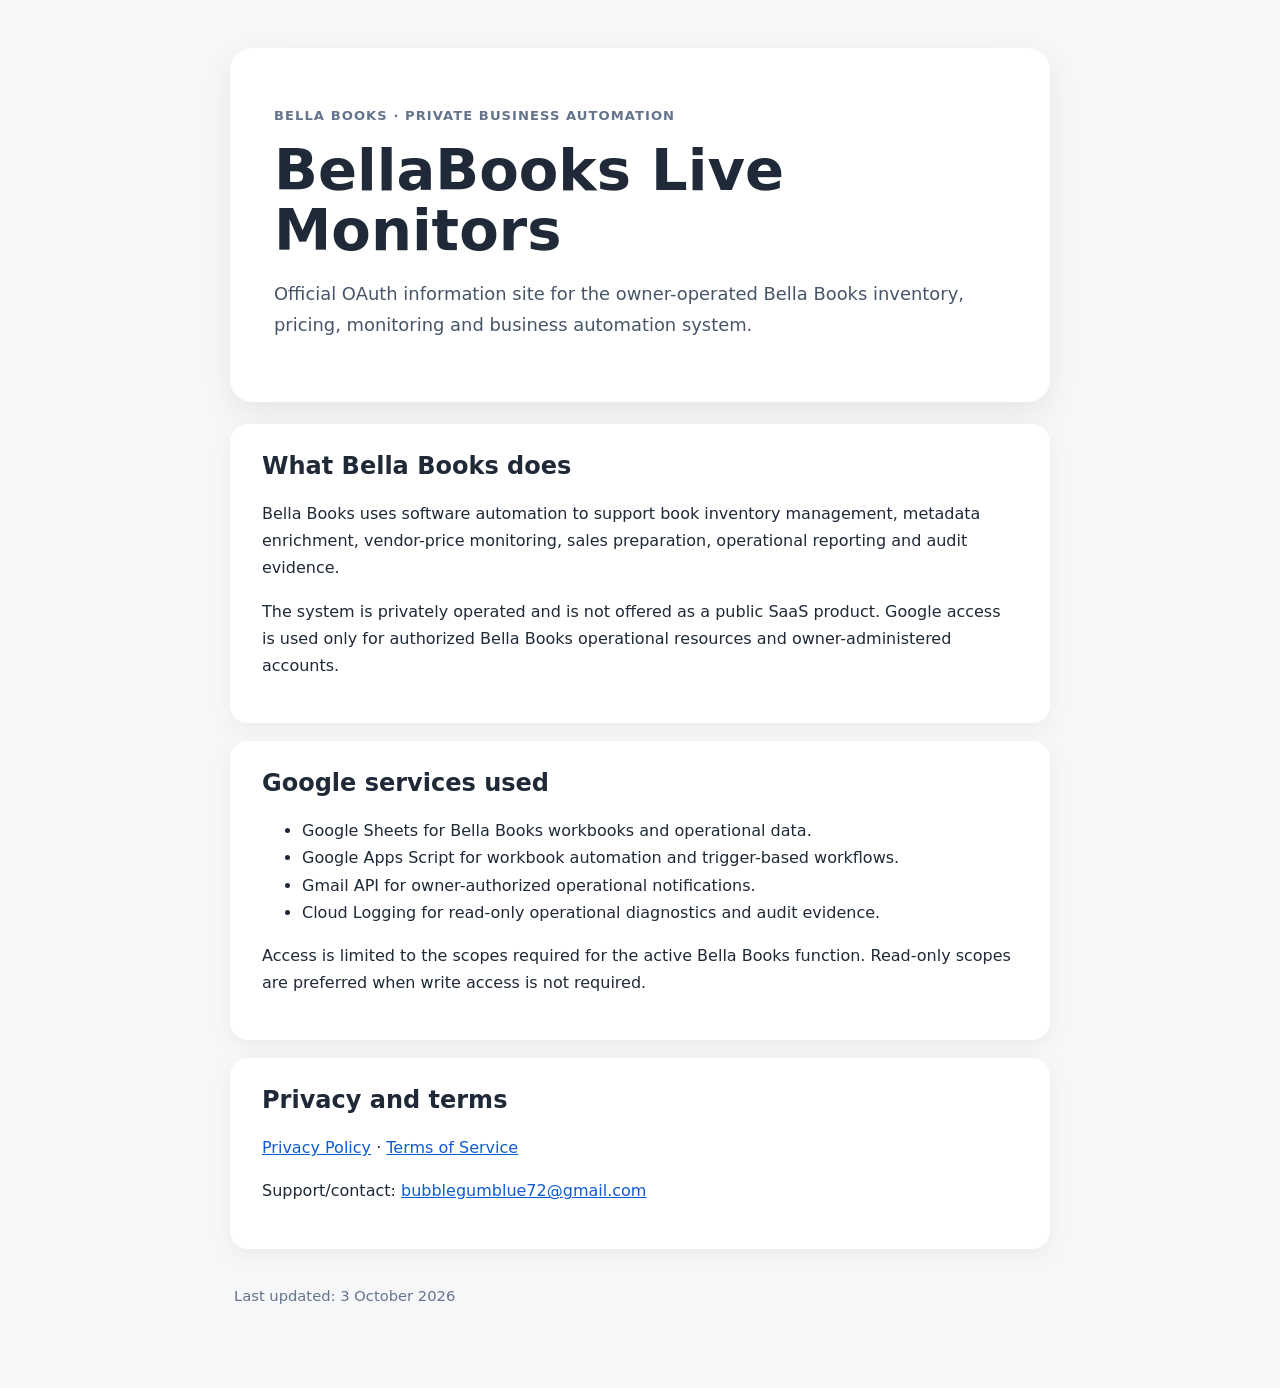
<file: index.html>
<!doctype html>
<html lang="en">
<head>
<meta charset="utf-8">
<meta name="viewport" content="width=device-width,initial-scale=1">
<title>BellaBooks Live Monitors</title>
<meta name="description" content="Official OAuth information site for the private Bella Books business automation system.">
<link rel="stylesheet" href="styles.css">
</head>
<body>
<main class="shell">
  <header class="hero">
    <p class="eyebrow">Bella Books · Private business automation</p>
    <h1>BellaBooks Live Monitors</h1>
    <p class="lead">Official OAuth information site for the owner-operated Bella Books inventory, pricing, monitoring and business automation system.</p>
  </header>
  <section class="card">
    <h2>What Bella Books does</h2>
    <p>Bella Books uses software automation to support book inventory management, metadata enrichment, vendor-price monitoring, sales preparation, operational reporting and audit evidence.</p>
    <p>The system is privately operated and is not offered as a public SaaS product. Google access is used only for authorized Bella Books operational resources and owner-administered accounts.</p>
  </section>
  <section class="card">
    <h2>Google services used</h2>
    <ul>
      <li>Google Sheets for Bella Books workbooks and operational data.</li>
      <li>Google Apps Script for workbook automation and trigger-based workflows.</li>
      <li>Gmail API for owner-authorized operational notifications.</li>
      <li>Cloud Logging for read-only operational diagnostics and audit evidence.</li>
    </ul>
    <p>Access is limited to the scopes required for the active Bella Books function. Read-only scopes are preferred when write access is not required.</p>
  </section>
  <section class="card">
    <h2>Privacy and terms</h2>
    <p><a href="privacy/">Privacy Policy</a> · <a href="terms/">Terms of Service</a></p>
    <p>Support/contact: <a href="mailto:bubblegumblue72@gmail.com">bubblegumblue72@gmail.com</a></p>
  </section>
  <footer>Last updated: 3 October 2026</footer>
</main>
</body>
</html>
</file>
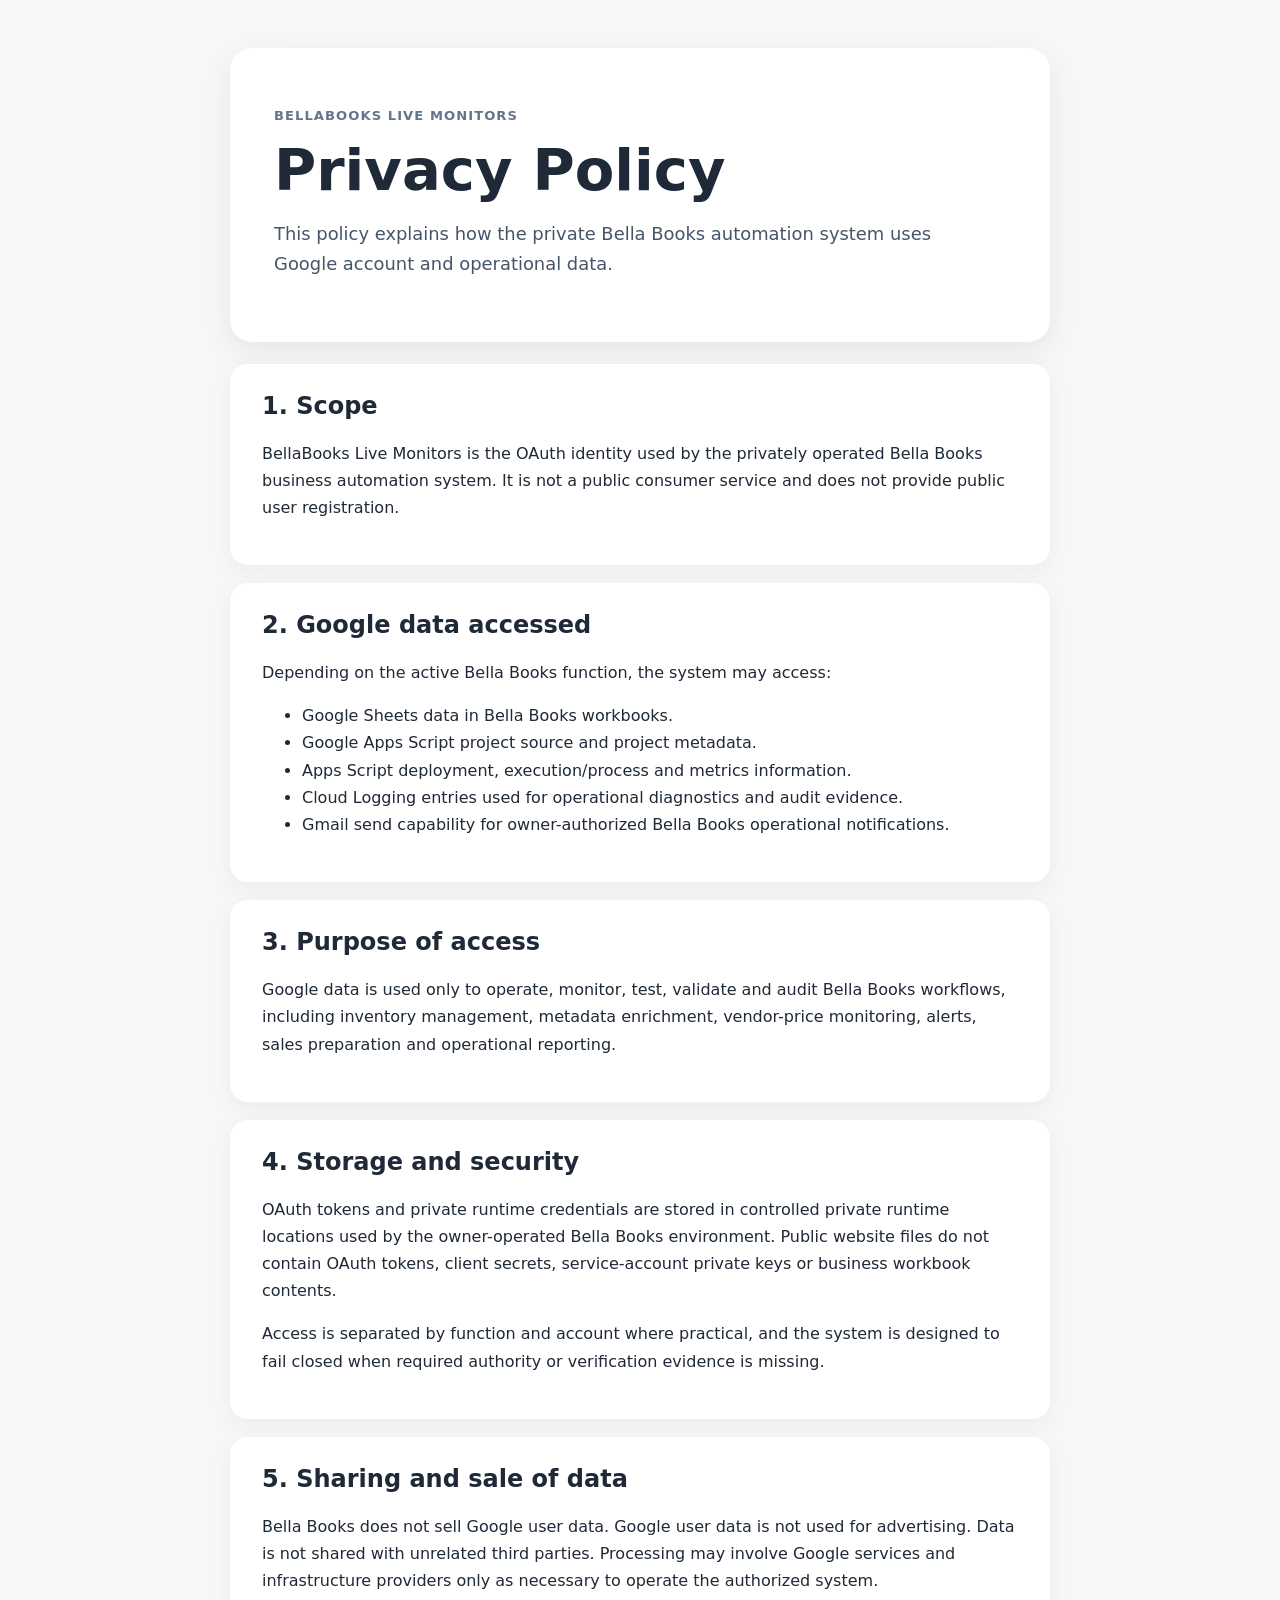
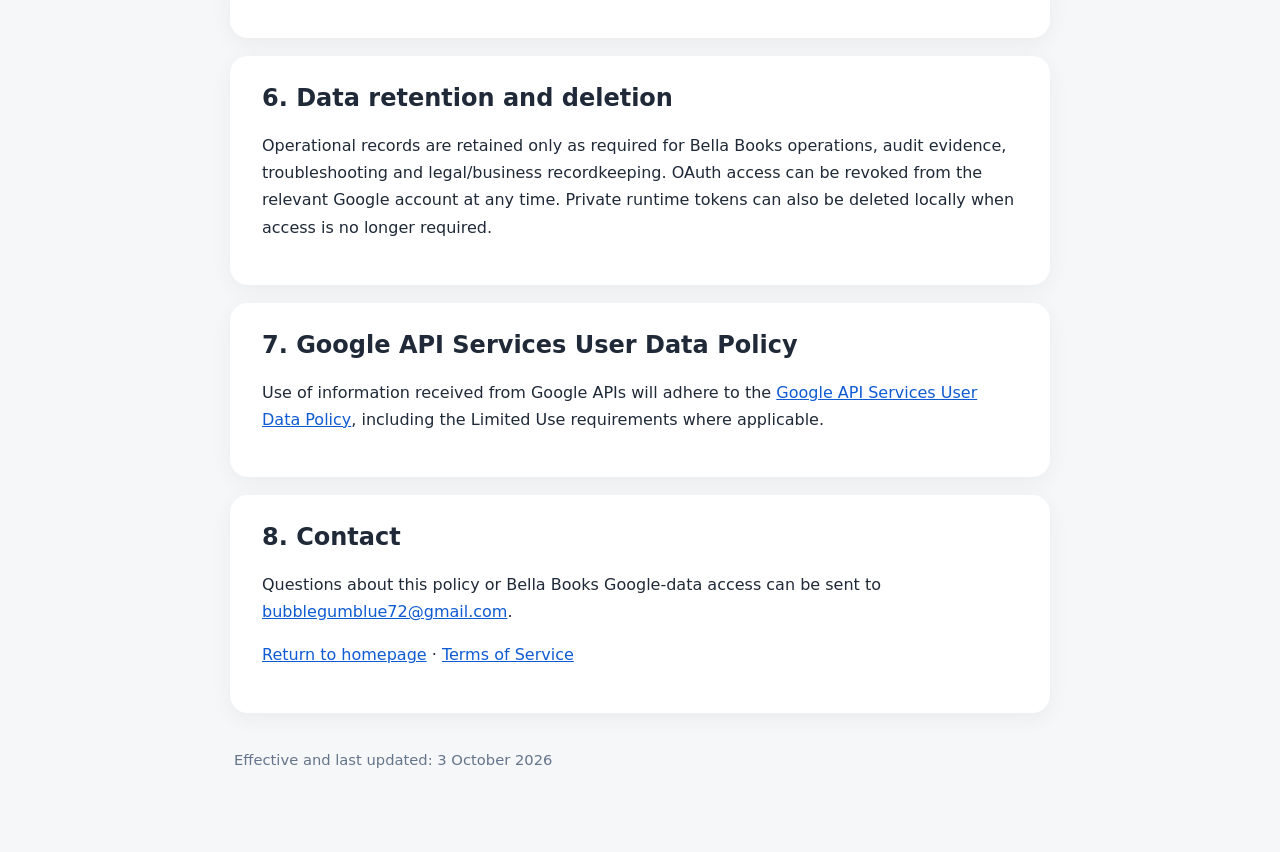
<file: privacy/index.html>
<!doctype html>
<html lang="en">
<head>
<meta charset="utf-8">
<meta name="viewport" content="width=device-width,initial-scale=1">
<title>Privacy Policy · BellaBooks Live Monitors</title>
<meta name="description" content="Privacy Policy for BellaBooks Live Monitors.">
<link rel="stylesheet" href="../styles.css">
</head>
<body>
<main class="shell">
  <header class="hero">
    <p class="eyebrow">BellaBooks Live Monitors</p>
    <h1>Privacy Policy</h1>
    <p class="lead">This policy explains how the private Bella Books automation system uses Google account and operational data.</p>
  </header>
  <section class="card">
    <h2>1. Scope</h2>
    <p>BellaBooks Live Monitors is the OAuth identity used by the privately operated Bella Books business automation system. It is not a public consumer service and does not provide public user registration.</p>
  </section>
  <section class="card">
    <h2>2. Google data accessed</h2>
    <p>Depending on the active Bella Books function, the system may access:</p>
    <ul>
      <li>Google Sheets data in Bella Books workbooks.</li>
      <li>Google Apps Script project source and project metadata.</li>
      <li>Apps Script deployment, execution/process and metrics information.</li>
      <li>Cloud Logging entries used for operational diagnostics and audit evidence.</li>
      <li>Gmail send capability for owner-authorized Bella Books operational notifications.</li>
    </ul>
  </section>
  <section class="card">
    <h2>3. Purpose of access</h2>
    <p>Google data is used only to operate, monitor, test, validate and audit Bella Books workflows, including inventory management, metadata enrichment, vendor-price monitoring, alerts, sales preparation and operational reporting.</p>
  </section>
  <section class="card">
    <h2>4. Storage and security</h2>
    <p>OAuth tokens and private runtime credentials are stored in controlled private runtime locations used by the owner-operated Bella Books environment. Public website files do not contain OAuth tokens, client secrets, service-account private keys or business workbook contents.</p>
    <p>Access is separated by function and account where practical, and the system is designed to fail closed when required authority or verification evidence is missing.</p>
  </section>
  <section class="card">
    <h2>5. Sharing and sale of data</h2>
    <p>Bella Books does not sell Google user data. Google user data is not used for advertising. Data is not shared with unrelated third parties. Processing may involve Google services and infrastructure providers only as necessary to operate the authorized system.</p>
  </section>
  <section class="card">
    <h2>6. Data retention and deletion</h2>
    <p>Operational records are retained only as required for Bella Books operations, audit evidence, troubleshooting and legal/business recordkeeping. OAuth access can be revoked from the relevant Google account at any time. Private runtime tokens can also be deleted locally when access is no longer required.</p>
  </section>
  <section class="card">
    <h2>7. Google API Services User Data Policy</h2>
    <p>Use of information received from Google APIs will adhere to the <a href="https://developers.google.com/terms/api-services-user-data-policy">Google API Services User Data Policy</a>, including the Limited Use requirements where applicable.</p>
  </section>
  <section class="card">
    <h2>8. Contact</h2>
    <p>Questions about this policy or Bella Books Google-data access can be sent to <a href="mailto:bubblegumblue72@gmail.com">bubblegumblue72@gmail.com</a>.</p>
    <p><a href="../">Return to homepage</a> · <a href="../terms/">Terms of Service</a></p>
  </section>
  <footer>Effective and last updated: 3 October 2026</footer>
</main>
</body>
</html>
</file>
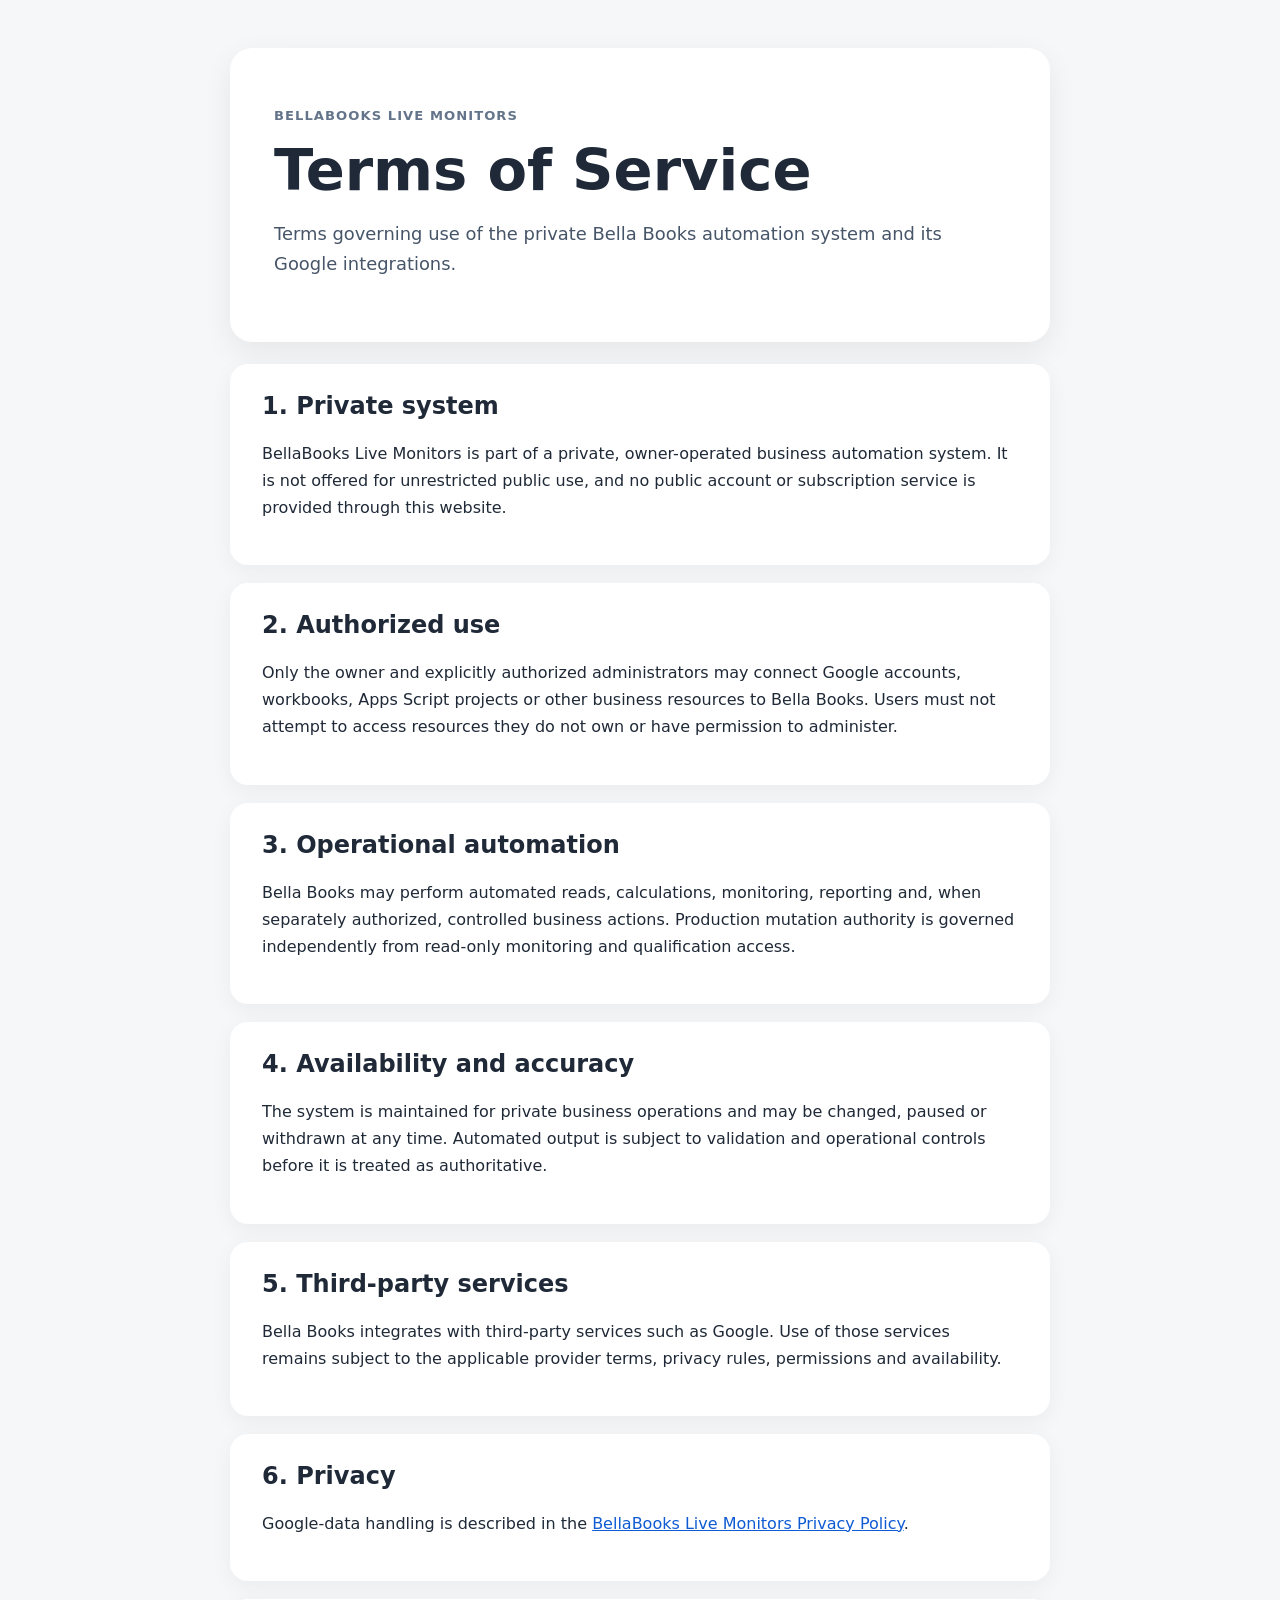
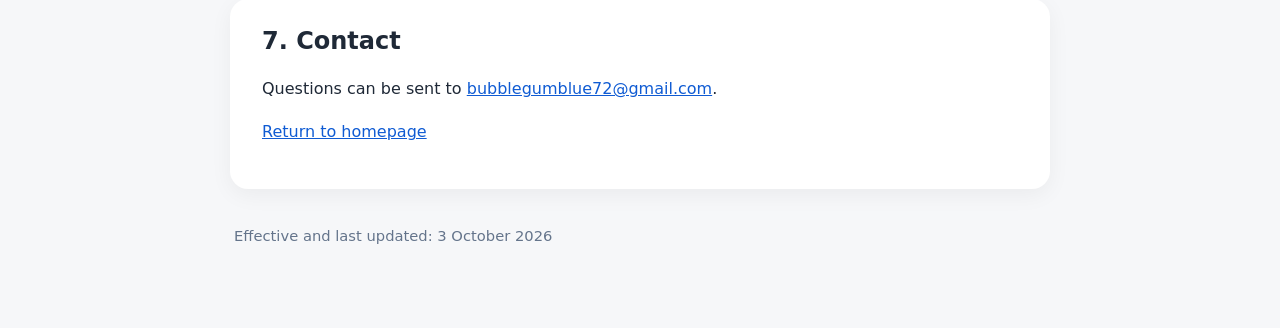
<file: terms/index.html>
<!doctype html>
<html lang="en">
<head>
<meta charset="utf-8">
<meta name="viewport" content="width=device-width,initial-scale=1">
<title>Terms of Service · BellaBooks Live Monitors</title>
<meta name="description" content="Terms of Service for BellaBooks Live Monitors.">
<link rel="stylesheet" href="../styles.css">
</head>
<body>
<main class="shell">
  <header class="hero">
    <p class="eyebrow">BellaBooks Live Monitors</p>
    <h1>Terms of Service</h1>
    <p class="lead">Terms governing use of the private Bella Books automation system and its Google integrations.</p>
  </header>
  <section class="card">
    <h2>1. Private system</h2>
    <p>BellaBooks Live Monitors is part of a private, owner-operated business automation system. It is not offered for unrestricted public use, and no public account or subscription service is provided through this website.</p>
  </section>
  <section class="card">
    <h2>2. Authorized use</h2>
    <p>Only the owner and explicitly authorized administrators may connect Google accounts, workbooks, Apps Script projects or other business resources to Bella Books. Users must not attempt to access resources they do not own or have permission to administer.</p>
  </section>
  <section class="card">
    <h2>3. Operational automation</h2>
    <p>Bella Books may perform automated reads, calculations, monitoring, reporting and, when separately authorized, controlled business actions. Production mutation authority is governed independently from read-only monitoring and qualification access.</p>
  </section>
  <section class="card">
    <h2>4. Availability and accuracy</h2>
    <p>The system is maintained for private business operations and may be changed, paused or withdrawn at any time. Automated output is subject to validation and operational controls before it is treated as authoritative.</p>
  </section>
  <section class="card">
    <h2>5. Third-party services</h2>
    <p>Bella Books integrates with third-party services such as Google. Use of those services remains subject to the applicable provider terms, privacy rules, permissions and availability.</p>
  </section>
  <section class="card">
    <h2>6. Privacy</h2>
    <p>Google-data handling is described in the <a href="../privacy/">BellaBooks Live Monitors Privacy Policy</a>.</p>
  </section>
  <section class="card">
    <h2>7. Contact</h2>
    <p>Questions can be sent to <a href="mailto:bubblegumblue72@gmail.com">bubblegumblue72@gmail.com</a>.</p>
    <p><a href="../">Return to homepage</a></p>
  </section>
  <footer>Effective and last updated: 3 October 2026</footer>
</main>
</body>
</html>
</file>
<file: styles.css>
:root{font-family:Inter,ui-sans-serif,system-ui,-apple-system,BlinkMacSystemFont,"Segoe UI",sans-serif;color:#1f2937;background:#f6f7f9}*{box-sizing:border-box}body{margin:0}.shell{max-width:860px;margin:0 auto;padding:48px 20px 64px}.hero{padding:44px;border-radius:22px;background:#fff;box-shadow:0 10px 30px rgba(0,0,0,.07);margin-bottom:22px}.eyebrow{font-size:.82rem;font-weight:700;letter-spacing:.08em;text-transform:uppercase;color:#64748b}.hero h1{margin:.4rem 0 1rem;font-size:clamp(2.1rem,5vw,3.6rem);line-height:1.05}.lead{font-size:1.12rem;line-height:1.7;color:#475569;max-width:720px}.card{background:#fff;padding:28px 32px;border-radius:18px;margin:18px 0;box-shadow:0 6px 22px rgba(0,0,0,.05)}h2{margin-top:0}p,li{line-height:1.7}a{color:#0f5bd3}footer{padding:20px 4px;color:#64748b;font-size:.92rem}@media(max-width:600px){.hero{padding:30px 24px}.card{padding:24px}}
</file>
